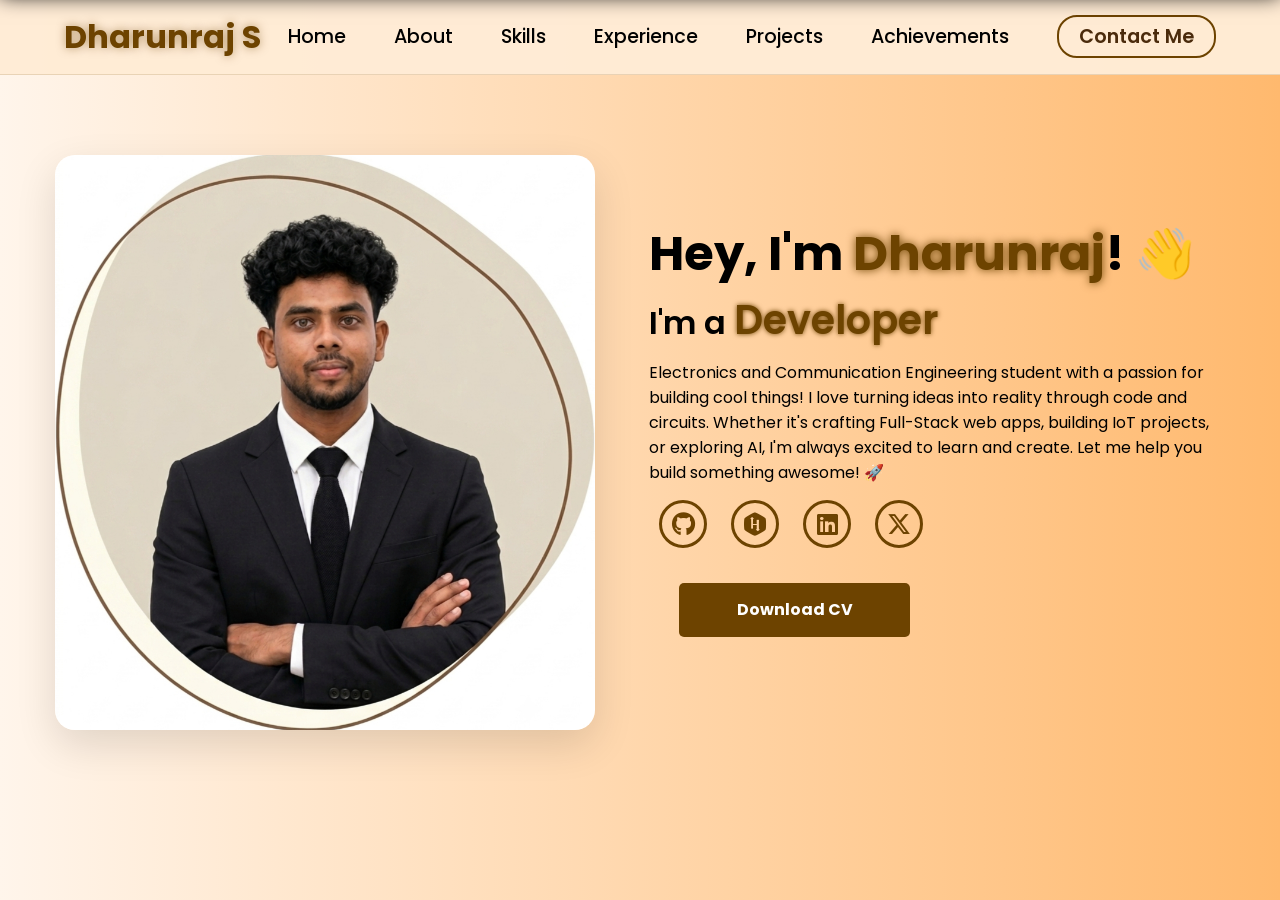
<file: portfolio/index.html>
<!DOCTYPE html>
<html lang="en">

<head>
    <meta charset="UTF-8">
    <meta name="viewport" content="width=device-width, initial-scale=1.0">
    <link rel="stylesheet" href="https://cdnjs.cloudflare.com/ajax/libs/font-awesome/6.7.1/css/all.min.css">
    <title>My Portfolio</title>
    <link rel="stylesheet" href="style.css">
    <link rel="stylesheet" href="https://unpkg.com/aos@next/dist/aos.css" />
</head>

<body>
    <nav>
        <div class="nav-container">
            <div class="logo" data-aos="zoom-in" data-aos-duration="1000">
                <span>Dharunraj S</span>
            </div>
            <div class="links">
                <div class="link" data-aos="fade-up" data-aos-duration="1000" data-aos-delay="100"><a href="index.html">Home</a></div>
                <div class="link" data-aos="fade-up" data-aos-duration="1000" data-aos-delay="200"><a href="about.html">About</a></div>
                <div class="link" data-aos="fade-up" data-aos-duration="1000" data-aos-delay="300"><a href="skills.html">Skills</a></div>
                <div class="link" data-aos="fade-up" data-aos-duration="1000" data-aos-delay="300"><a href="experience.html">Experience</a></div>
                <div class="link" data-aos="fade-up" data-aos-duration="1000" data-aos-delay="400"><a href="projects.html">Projects</a></div>
                <div class="link" data-aos="fade-up" data-aos-duration="1000" data-aos-delay="500"><a href="achievements.html">Achievements</a></div>
                <div class="link contact-btn" data-aos="fade-up" data-aos-duration="1000" data-aos-delay="600"><a href="contact.html">Contact Me</a></div>
            </div>
            <i class="fa-solid fa-bars hamburg" onclick="hamburg()"></i>
        </div>
        <div class="dropdown">
            <div class="links">
                <a href="index.html">Home</a>
                <a href="about.html">About</a>
                <a href="skills.html">Skills</a>
                <a href="experience.html">Experience</a>
                <a href="projects.html">Projects</a>
                <a href="achievements.html">Achievements</a>
                <a href="">Services</a>
                <a href="">Blogs</a>
                <a href="contact.html">Contact Me</a>
                <i class="fa-solid fa-xmark cancel" onclick="cancel()"></i>
            </div>
        </div>
    </nav>
    <section>
        <div class="main-container">
            <div class="image" data-aos="zoom-in-right" data-aos-duration="2500">
                <img src="Home Pro Pic.jpg" alt="Photo of Dharunraj">
            </div>
            <div class="content">
                <h1 data-aos="fade-left" data-aos-duration="1000" data-aos-delay="800">Hey, I'm <span>Dharunraj</span>! 👋</h1>
                <div class="typewriter" data-aos="fade-right" data-aos-duration="1000" data-aos-delay="900">I'm a <span></span></div>
                <p data-aos="flip-up" data-aos-duration="1000" data-aos-delay="1000">Electronics and Communication Engineering student with a passion for building cool things! I love turning ideas into reality through code and circuits. Whether it's crafting Full-Stack web apps, building IoT projects, or exploring AI,
                    I'm always excited to learn and create. Let me help you build something awesome! 🚀</p>
                <div class="social-links" data-aos="flip-down" data-aos-duration="1000" data-aos-delay="1200">
                    <a href="https://github.com/Dharun1221"><i class="fa-brands fa-github"></i></a>
                    <a href="https://www.hackerrank.com/profile/dharun_caf"><i class="fa-brands fa-hackerrank"></i></a>
                    <a href="https://www.linkedin.com/in/dharunraj1221/"><i class="fa-brands fa-linkedin"></i></a>
                    <a href="https://x.com/DharunRaj32569"><i class="fa-brands fa-x-twitter"></i></a>
                </div>
                <div class="btn" data-aos="zoom-out-left" data-aos-duration="1000" data-aos-delay="1300">
                    <a href="https://drive.google.com/drive/folders/1QKmg7MbTI_C8XIpgb6xhYvDgjZt4eSK4" target="_blank" rel="noopener noreferrer">
                        <button>Download CV</button>
                    </a>
                </div>
            </div>
        </div>
    </section>
    <script src="https://unpkg.com/aos@next/dist/aos.js"></script>
    <script>
        AOS.init({
            offset: 0
        });
    </script>
    <script>
        function hamburg() {
            const navbar = document.querySelector(".dropdown")
            navbar.style.transform = "translateY(0px)"
        }

        function cancel() {
            const navbar = document.querySelector(".dropdown")
            navbar.style.transform = "translateY(-500px)"
        }
    </script>
</body>

</html>
</file>
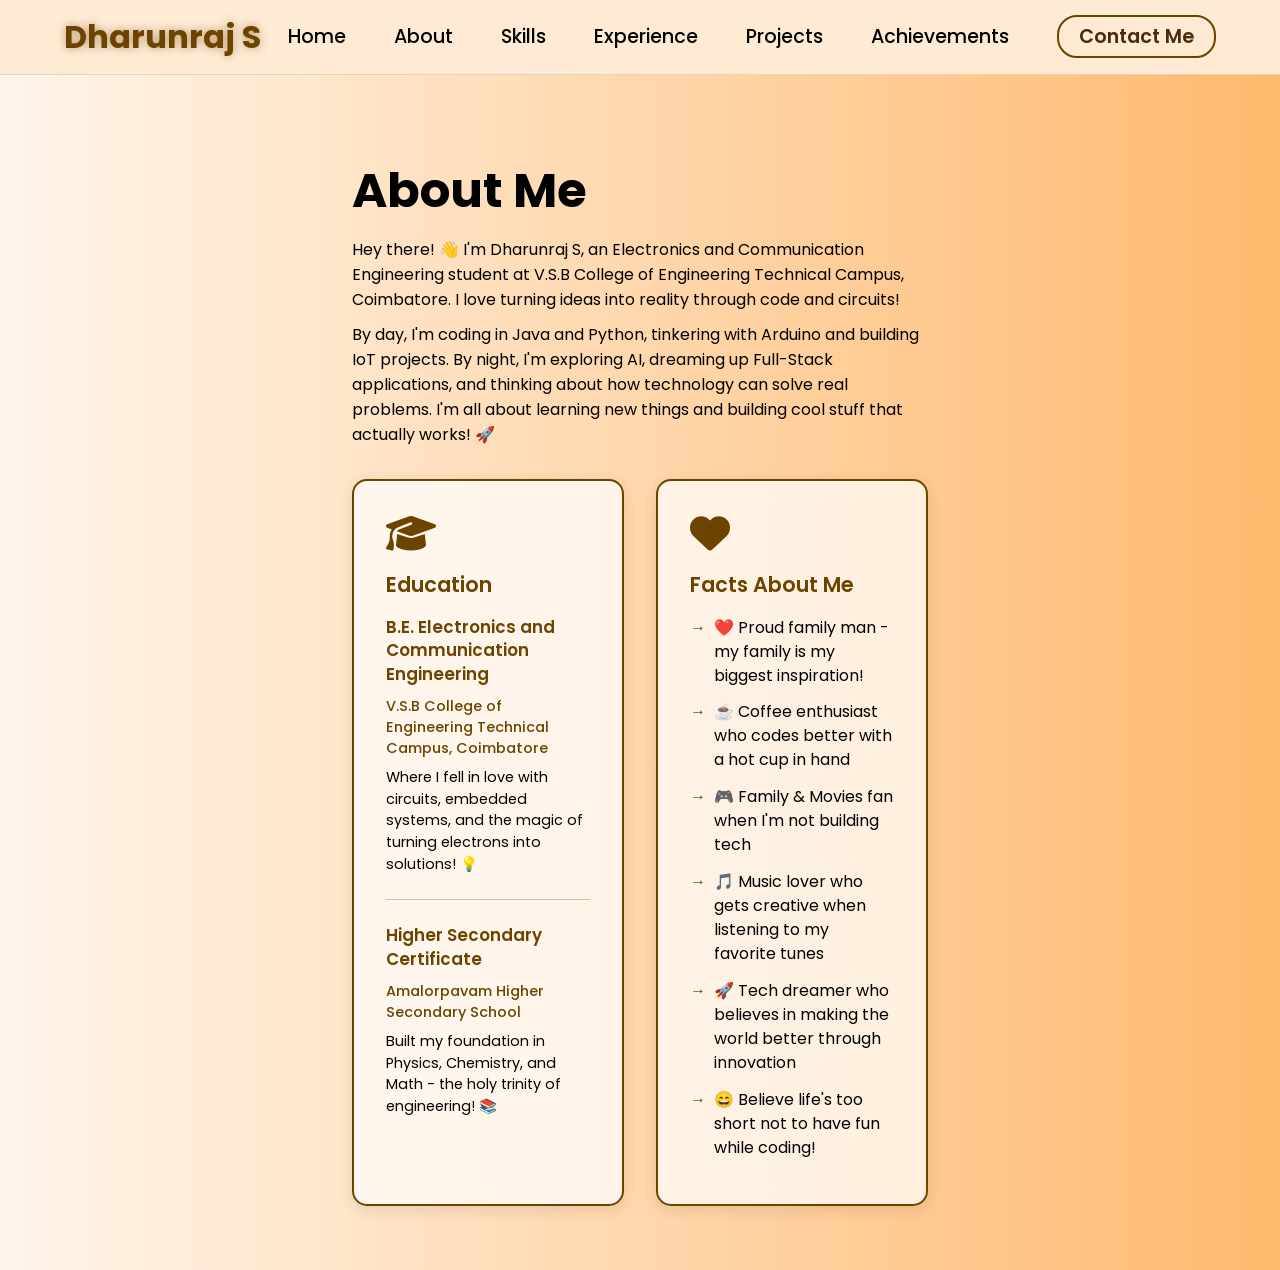
<file: portfolio/about.html>
<!DOCTYPE html>
<html lang="en">
<head>
    <meta charset="UTF-8">
    <meta name="viewport" content="width=device-width, initial-scale=1.0">
    <link rel="stylesheet" href="https://cdnjs.cloudflare.com/ajax/libs/font-awesome/6.7.1/css/all.min.css">
    <title>About - Dharunraj</title>
    <link rel="stylesheet" href="style.css">
    <link rel="stylesheet" href="https://unpkg.com/aos@next/dist/aos.css" />
</head>
<body>
    <nav>
        <div class="nav-container">
            <div class="logo" data-aos="zoom-in" data-aos-duration="1000">
                <span>Dharunraj S</span>
            </div>
            <div class="links">
                <div class="link"><a href="index.html">Home</a></div>
                <div class="link"><a href="about.html">About</a></div>
                <div class="link"><a href="skills.html">Skills</a></div>
                <div class="link"><a href="experience.html">Experience</a></div>
                <div class="link"><a href="projects.html">Projects</a></div>
                <div class="link"><a href="achievements.html">Achievements</a></div>
                <div class="link contact-btn"><a href="contact.html">Contact Me</a></div>
            </div>
        </div>
    </nav>
    <section>
        <div class="main-container">
            <div class="content">
                <h1 data-aos="fade-left" data-aos-duration="1000">About Me</h1>
                <p data-aos="flip-up" data-aos-duration="1000">Hey there! 👋 I'm Dharunraj S, an Electronics and Communication Engineering student at V.S.B College of Engineering Technical Campus, Coimbatore. I love turning ideas into reality through code and circuits!</p>
                <p data-aos="fade-up" data-aos-duration="1000">By day, I'm coding in Java and Python, tinkering with Arduino and building IoT projects. By night, I'm exploring AI, dreaming up Full-Stack applications, and thinking about how technology can solve real problems. I'm all about learning new things and building cool stuff that actually works! 🚀</p>
                
                <div class="content-grid" data-aos="fade-right" data-aos-duration="1000">
                    <div class="content-card">
                        <i class="fa-solid fa-graduation-cap"></i>
                        <h2>Education</h2>
                        <div class="education-item">
                            <h3>B.E. Electronics and Communication Engineering</h3>
                            <p class="institution">V.S.B College of Engineering Technical Campus, Coimbatore</p>
                            <p class="details">Where I fell in love with circuits, embedded systems, and the magic of turning electrons into solutions! 💡</p>
                        </div>
                        <div class="education-item">
                            <h3>Higher Secondary Certificate</h3>
                            <p class="institution">Amalorpavam Higher Secondary School</p>
                            <p class="details">Built my foundation in Physics, Chemistry, and Math - the holy trinity of engineering! 📚</p>
                        </div>
                    </div>
                    <div class="content-card">
                        <i class="fa-solid fa-heart"></i>
                        <h2>Facts About Me</h2>
                        <ul>
                            <li>❤️ Proud family man - my family is my biggest inspiration!</li>
                            <li>☕ Coffee enthusiast who codes better with a hot cup in hand</li>
                            <li>🎮 Family & Movies fan when I'm not building tech</li>
                            <li>🎵 Music lover who gets creative when listening to my favorite tunes</li>
                            <li>🚀 Tech dreamer who believes in making the world better through innovation</li>
                            <li>😄 Believe life's too short not to have fun while coding!</li>
                        </ul>
                    </div>
                </div>
            </div>
        </div>
    </section>
    <script src="https://unpkg.com/aos@next/dist/aos.js"></script>
    <script>AOS.init({offset:0});</script>
</body>
</html>
</file>
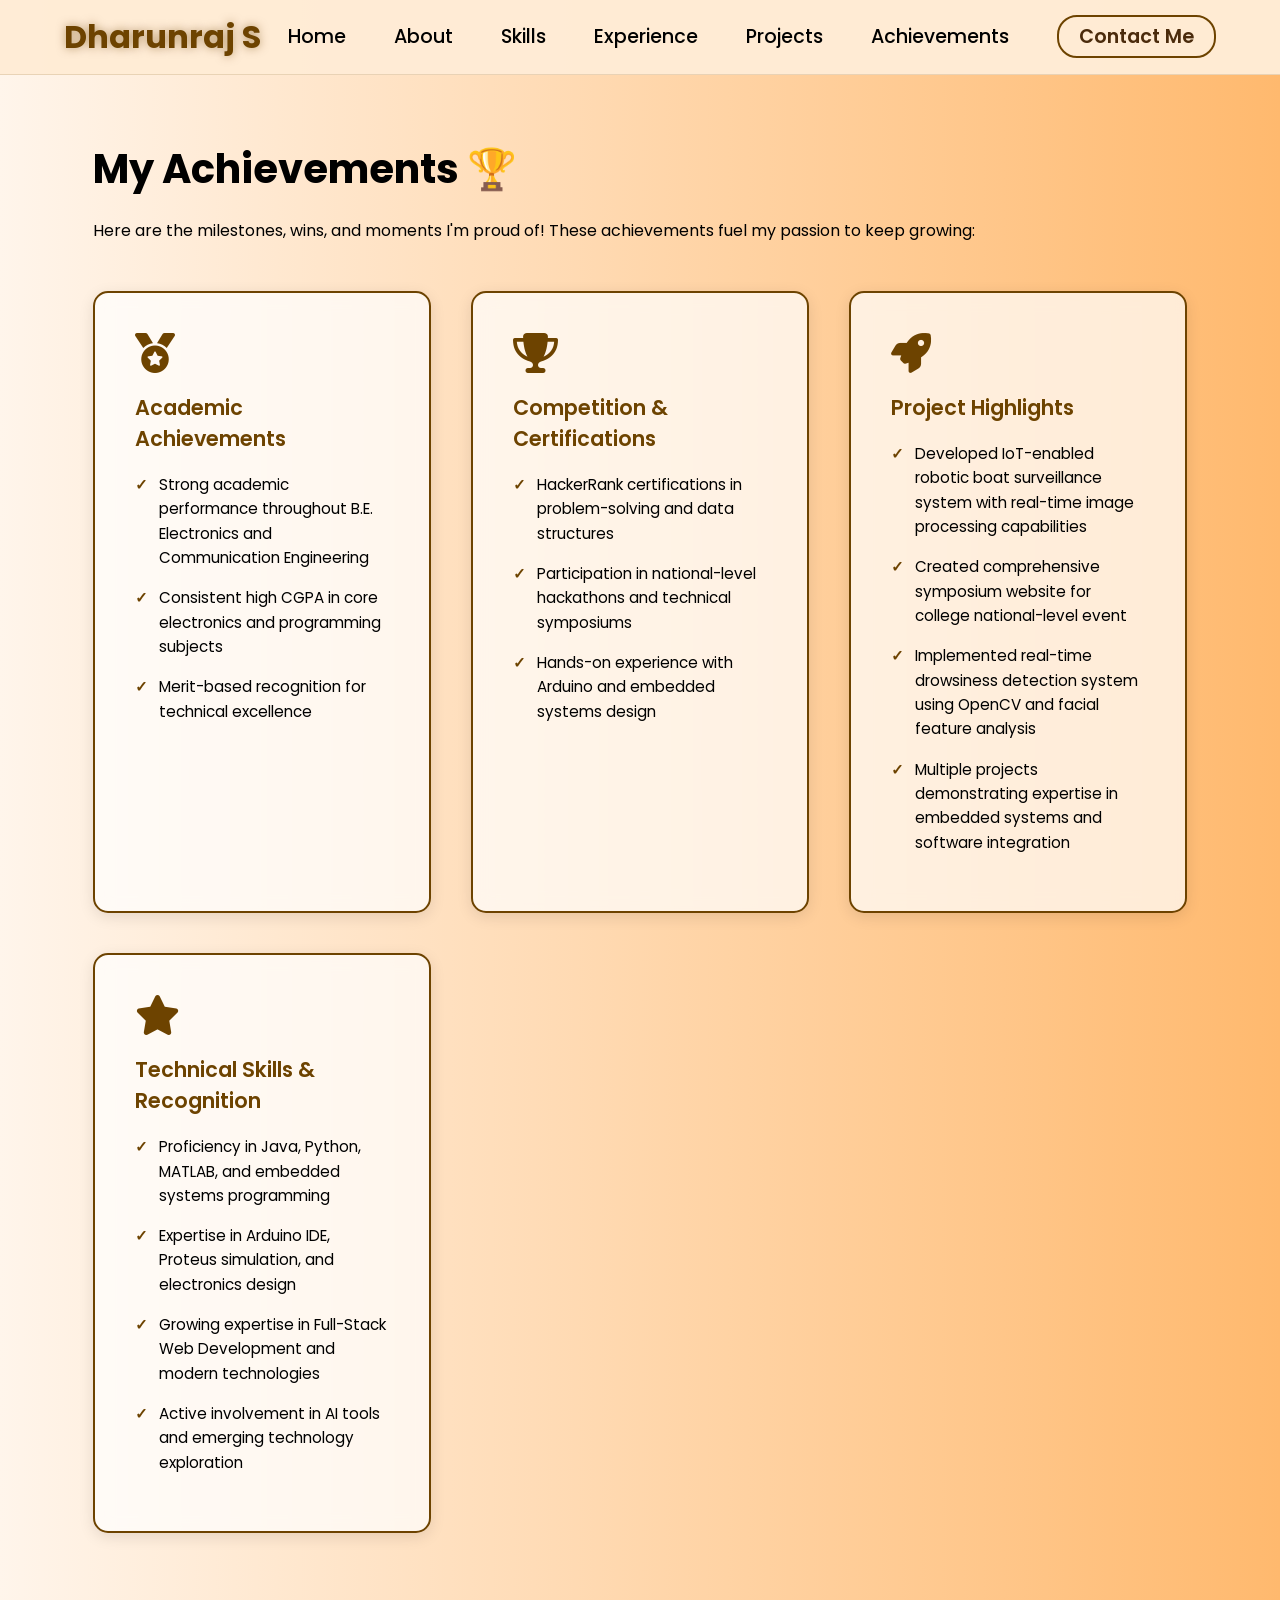
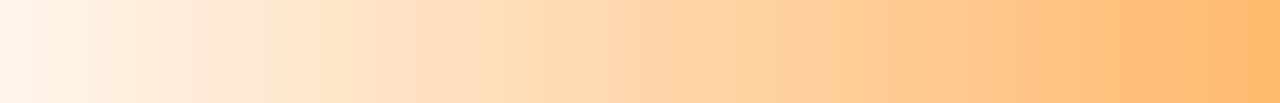
<file: portfolio/achievements.html>
<!DOCTYPE html>
<html lang="en">

<head>
    <meta charset="UTF-8">
    <meta name="viewport" content="width=device-width, initial-scale=1.0">
    <link rel="stylesheet" href="https://cdnjs.cloudflare.com/ajax/libs/font-awesome/6.7.1/css/all.min.css">
    <title>Achievements - Dharunraj</title>
    <link rel="stylesheet" href="style.css">
    <link rel="stylesheet" href="https://unpkg.com/aos@next/dist/aos.css" />
</head>

<body>
    <nav>
        <div class="nav-container">
            <div class="logo" data-aos="zoom-in" data-aos-duration="1000">
                <span>Dharunraj S</span>
            </div>
            <div class="links">
                <div class="link"><a href="index.html">Home</a></div>
                <div class="link"><a href="about.html">About</a></div>
                <div class="link"><a href="skills.html">Skills</a></div>
                <div class="link"><a href="experience.html">Experience</a></div>
                <div class="link"><a href="projects.html">Projects</a></div>
                <div class="link"><a href="achievements.html">Achievements</a></div>
                <div class="link contact-btn"><a href="contact.html">Contact Me</a></div>
            </div>
        </div>
    </nav>
    <section class="content-section">
        <div class="main-container content-centered">
            <div class="content">
                <h1 data-aos="fade-left" data-aos-duration="1000">My Achievements 🏆</h1>
                <p data-aos="flip-up" data-aos-duration="1000">Here are the milestones, wins, and moments I'm proud of! These achievements fuel my passion to keep growing:</p>

                <div class="achievements-grid" data-aos="fade-right" data-aos-duration="1000">
                    <div class="achievement-card">
                        <i class="fa-solid fa-medal"></i>
                        <h2>Academic Achievements</h2>
                        <ul>
                            <li>Strong academic performance throughout B.E. Electronics and Communication Engineering</li>
                            <li>Consistent high CGPA in core electronics and programming subjects</li>
                            <li>Merit-based recognition for technical excellence</li>
                        </ul>
                    </div>
                    <div class="achievement-card">
                        <i class="fa-solid fa-trophy"></i>
                        <h2>Competition & Certifications</h2>
                        <ul>
                            <li>HackerRank certifications in problem-solving and data structures</li>
                            <li>Participation in national-level hackathons and technical symposiums</li>
                            <li>Hands-on experience with Arduino and embedded systems design</li>
                        </ul>
                    </div>
                    <div class="achievement-card">
                        <i class="fa-solid fa-rocket"></i>
                        <h2>Project Highlights</h2>
                        <ul>
                            <li>Developed IoT-enabled robotic boat surveillance system with real-time image processing capabilities</li>
                            <li>Created comprehensive symposium website for college national-level event</li>
                            <li>Implemented real-time drowsiness detection system using OpenCV and facial feature analysis</li>
                            <li>Multiple projects demonstrating expertise in embedded systems and software integration</li>
                        </ul>
                    </div>
                    <div class="achievement-card">
                        <i class="fa-solid fa-star"></i>
                        <h2>Technical Skills & Recognition</h2>
                        <ul>
                            <li>Proficiency in Java, Python, MATLAB, and embedded systems programming</li>
                            <li>Expertise in Arduino IDE, Proteus simulation, and electronics design</li>
                            <li>Growing expertise in Full-Stack Web Development and modern technologies</li>
                            <li>Active involvement in AI tools and emerging technology exploration</li>
                        </ul>
                    </div>
                </div>

                <div class="social-links" data-aos="flip-down" data-aos-duration="1000">
                    <a href="https://github.com/Dharun1221"><i class="fa-brands fa-github"></i></a>
                    <a href="https://www.hackerrank.com/profile/dharun_caf"><i class="fa-brands fa-hackerrank"></i></a>
                    <a href="https://www.linkedin.com/in/dharunraj1221/"><i class="fa-brands fa-linkedin"></i></a>
                    <a href="https://x.com/DharunRaj32569"><i class="fa-brands fa-x-twitter"></i></a>
                </div>
            </div>
        </div>
    </section>
    <script src="https://unpkg.com/aos@next/dist/aos.js"></script>
    <script>
        AOS.init({
            offset: 0
        });
    </script>
</body>

</html>
</file>
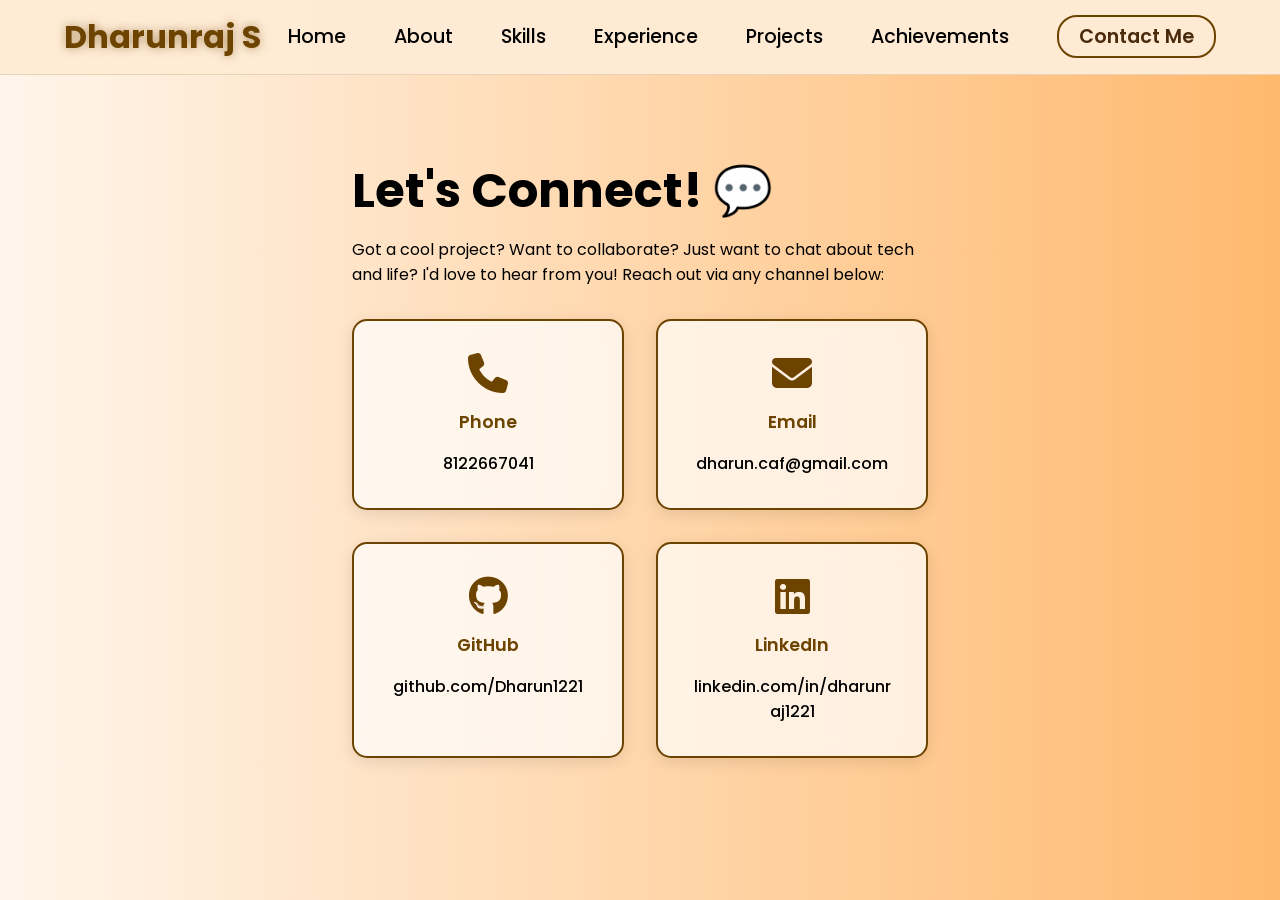
<file: portfolio/contact.html>
<!DOCTYPE html>
<html lang="en">
<head>
    <meta charset="UTF-8">
    <meta name="viewport" content="width=device-width, initial-scale=1.0">
    <link rel="stylesheet" href="https://cdnjs.cloudflare.com/ajax/libs/font-awesome/6.7.1/css/all.min.css">
    <title>Contact - Dharunraj</title>
    <link rel="stylesheet" href="style.css">
    <link rel="stylesheet" href="https://unpkg.com/aos@next/dist/aos.css" />
</head>
<body>
    <nav>
        <div class="nav-container">
            <div class="logo" data-aos="zoom-in" data-aos-duration="1000">
                <span>Dharunraj S</span>
            </div>
            <div class="links">
                <div class="link"><a href="index.html">Home</a></div>
                <div class="link"><a href="about.html">About</a></div>
                <div class="link"><a href="skills.html">Skills</a></div>
                <div class="link"><a href="experience.html">Experience</a></div>
                <div class="link"><a href="projects.html">Projects</a></div>
                <div class="link"><a href="achievements.html">Achievements</a></div>
                <div class="link contact-btn"><a href="contact.html">Contact Me</a></div>
            </div>
        </div>
    </nav>
    <section>
        <div class="main-container">
            <div class="content">
                <h1 data-aos="fade-left" data-aos-duration="1000">Let's Connect! 💬</h1>
                <p data-aos="flip-up" data-aos-duration="1000">Got a cool project? Want to collaborate? Just want to chat about tech and life? I'd love to hear from you! Reach out via any channel below:</p>
                
                <div class="contact-grid" data-aos="fade-right" data-aos-duration="1000">
                    <div class="contact-card">
                        <i class="fa-solid fa-phone"></i>
                        <h3>Phone</h3>
                        <a href="tel:8122667041">8122667041</a>
                    </div>
                    <div class="contact-card">
                        <i class="fa-solid fa-envelope"></i>
                        <h3>Email</h3>
                        <a href="mailto:dharun.caf@gmail.com">dharun.caf@gmail.com</a>
                    </div>
                    <div class="contact-card">
                        <i class="fa-brands fa-github"></i>
                        <h3>GitHub</h3>
                        <a href="https://github.com/Dharun1221">github.com/Dharun1221</a>
                    </div>
                    <div class="contact-card">
                        <i class="fa-brands fa-linkedin"></i>
                        <h3>LinkedIn</h3>
                        <a href="https://www.linkedin.com/in/dharunraj1221/">linkedin.com/in/dharunraj1221</a>
                    </div>
                </div>
            </div>
        </div>
    </section>
    <script src="https://unpkg.com/aos@next/dist/aos.js"></script>
    <script>AOS.init({offset:0});</script>
</body>
</html>
</file>
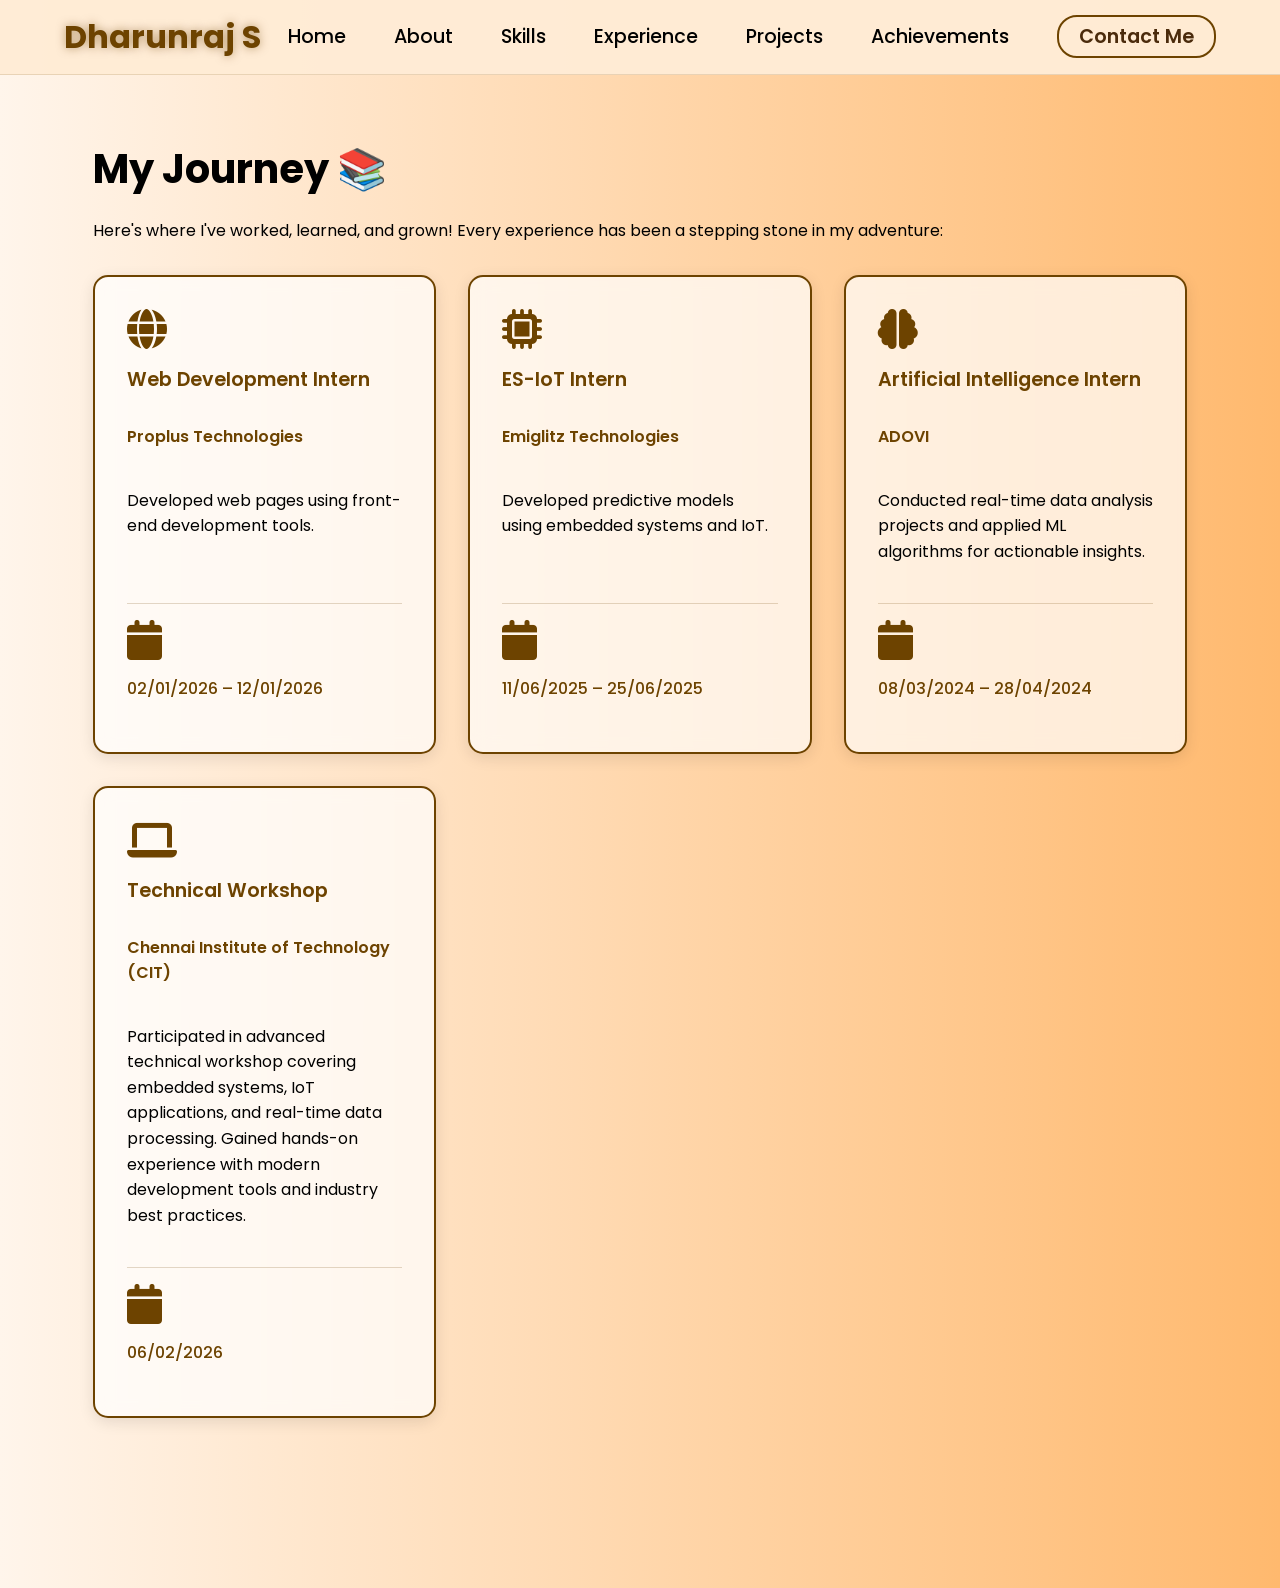
<file: portfolio/experience.html>
<!DOCTYPE html>
<html lang="en">

<head>
    <meta charset="UTF-8">
    <meta name="viewport" content="width=device-width, initial-scale=1.0">
    <link rel="stylesheet" href="https://cdnjs.cloudflare.com/ajax/libs/font-awesome/6.7.1/css/all.min.css">
    <title>Experience - Dharunraj</title>
    <link rel="stylesheet" href="style.css">
    <link rel="stylesheet" href="https://unpkg.com/aos@next/dist/aos.css" />
</head>

<body>
    <nav>
        <div class="nav-container">
            <div class="logo" data-aos="zoom-in" data-aos-duration="1000">
                <span>Dharunraj S</span>
            </div>
            <div class="links">
                <div class="link"><a href="index.html">Home</a></div>
                <div class="link"><a href="about.html">About</a></div>
                <div class="link"><a href="skills.html">Skills</a></div>
                <div class="link"><a href="experience.html">Experience</a></div>
                <div class="link"><a href="projects.html">Projects</a></div>
                <div class="link"><a href="achievements.html">Achievements</a></div>
                <div class="link contact-btn"><a href="contact.html">Contact Me</a></div>
            </div>
        </div>
    </nav>
    <section class="content-section">
        <div class="main-container content-centered">
            <div class="content">
                <h1 data-aos="fade-left" data-aos-duration="1000">My Journey 📚</h1>
                <p data-aos="flip-up" data-aos-duration="1000">Here's where I've worked, learned, and grown! Every experience has been a stepping stone in my adventure:</p>

                <div class="experience-grid" data-aos="fade-right" data-aos-duration="1000">
                    <div class="experience-card">
                        <i class="fa-solid fa-globe"></i>
                        <h2>Web Development Intern</h2>
                        <p class="company">Proplus Technologies</p>
                        <p class="description">Developed web pages using front-end development tools.</p>
                        <p class="date"><i class="fa-solid fa-calendar"></i> 02/01/2026 – 12/01/2026</p>
                    </div>
                    <div class="experience-card">
                        <i class="fa-solid fa-microchip"></i>
                        <h2>ES-IoT Intern</h2>
                        <p class="company">Emiglitz Technologies</p>
                        <p class="description">Developed predictive models using embedded systems and IoT.</p>
                        <p class="date"><i class="fa-solid fa-calendar"></i> 11/06/2025 – 25/06/2025</p>
                    </div>
                    <div class="experience-card">
                        <i class="fa-solid fa-brain"></i>
                        <h2>Artificial Intelligence Intern</h2>
                        <p class="company">ADOVI</p>
                        <p class="description">Conducted real-time data analysis projects and applied ML algorithms for actionable insights.</p>
                        <p class="date"><i class="fa-solid fa-calendar"></i> 08/03/2024 – 28/04/2024</p>
                    </div>
                    <div class="experience-card">
                        <i class="fa-solid fa-laptop"></i>
                        <h2>Technical Workshop</h2>
                        <p class="company">Chennai Institute of Technology (CIT)</p>
                        <p class="description">Participated in advanced technical workshop covering embedded systems, IoT applications, and real-time data processing. Gained hands-on experience with modern development tools and industry best practices.</p>
                        <p class="date"><i class="fa-solid fa-calendar"></i> 06/02/2026</p>
                    </div>
                </div>

                <div class="social-links" data-aos="flip-down" data-aos-duration="1000">
                    <a href="https://github.com/Dharun1221"><i class="fa-brands fa-github"></i></a>
                    <a href="https://www.hackerrank.com/profile/dharun_caf"><i class="fa-brands fa-hackerrank"></i></a>
                    <a href="https://www.linkedin.com/in/dharunraj1221/"><i class="fa-brands fa-linkedin"></i></a>
                    <a href="https://x.com/DharunRaj32569"><i class="fa-brands fa-x-twitter"></i></a>
                </div>
            </div>
        </div>
    </section>
    <script src="https://unpkg.com/aos@next/dist/aos.js"></script>
    <script>
        AOS.init({
            offset: 0
        });
    </script>
</body>

</html>
</file>
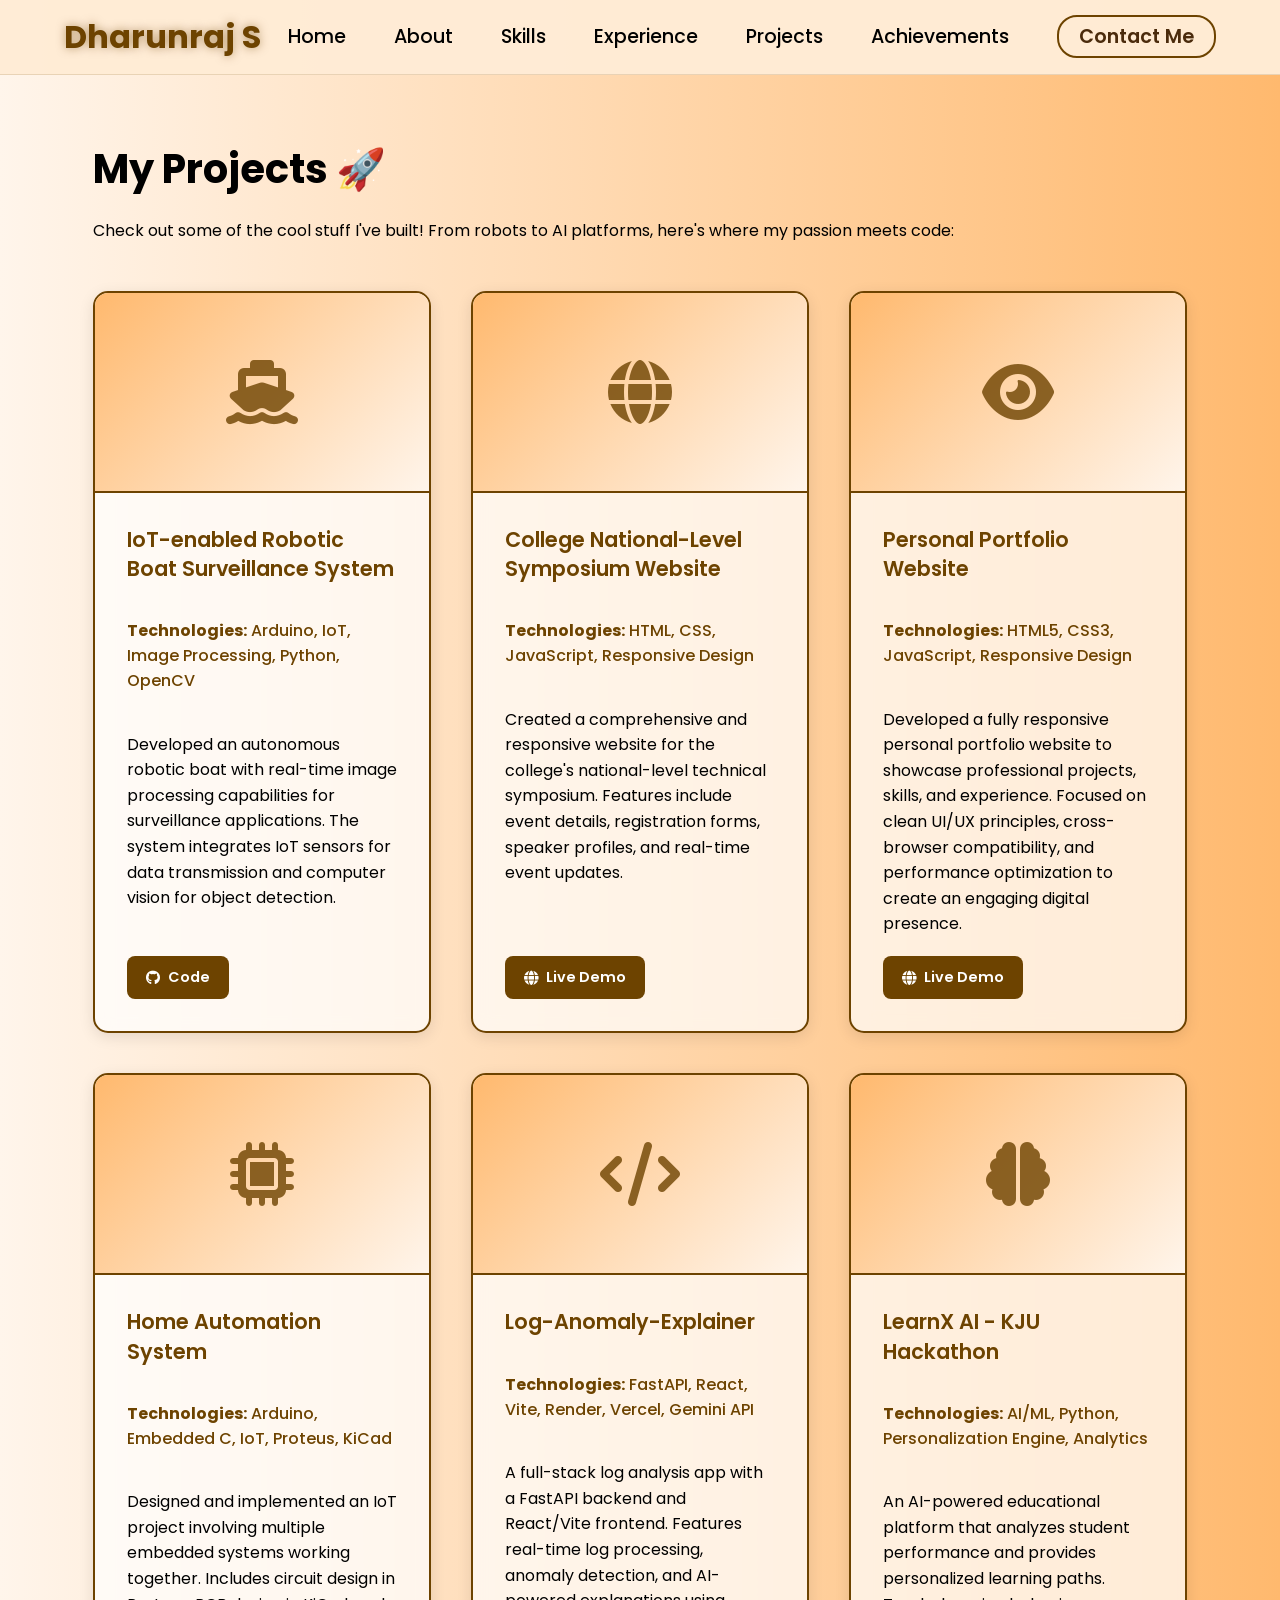
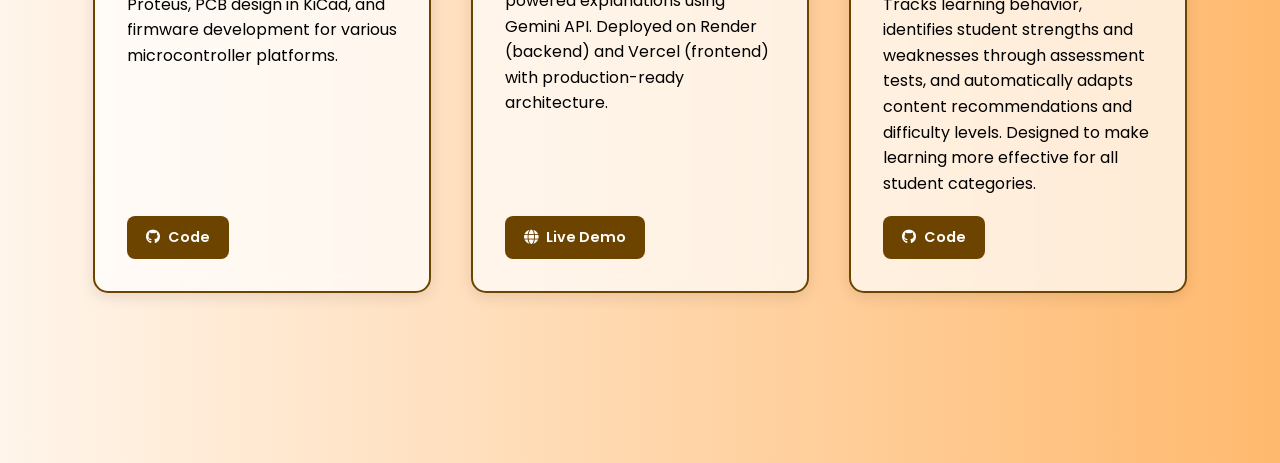
<file: portfolio/projects.html>
<!DOCTYPE html>
<html lang="en">

<head>
    <meta charset="UTF-8">
    <meta name="viewport" content="width=device-width, initial-scale=1.0">
    <link rel="stylesheet" href="https://cdnjs.cloudflare.com/ajax/libs/font-awesome/6.7.1/css/all.min.css">
    <title>Projects - Dharunraj</title>
    <link rel="stylesheet" href="style.css">
    <link rel="stylesheet" href="https://unpkg.com/aos@next/dist/aos.css" />
</head>

<body>
    <nav>
        <div class="nav-container">
            <div class="logo" data-aos="zoom-in" data-aos-duration="1000">
                <span>Dharunraj S</span>
            </div>
            <div class="links">
                <div class="link"><a href="index.html">Home</a></div>
                <div class="link"><a href="about.html">About</a></div>
                <div class="link"><a href="skills.html">Skills</a></div>
                <div class="link"><a href="experience.html">Experience</a></div>
                <div class="link"><a href="projects.html">Projects</a></div>
                <div class="link"><a href="achievements.html">Achievements</a></div>
                <div class="link contact-btn"><a href="contact.html">Contact Me</a></div>
            </div>
        </div>
    </nav>
    <section class="content-section">
        <div class="main-container content-centered">
            <div class="content">
                <h1 data-aos="fade-left" data-aos-duration="1000">My Projects 🚀</h1>
                <p data-aos="flip-up" data-aos-duration="1000">Check out some of the cool stuff I've built! From robots to AI platforms, here's where my passion meets code:</p>

                <div class="projects-grid" data-aos="fade-right" data-aos-duration="1000">
                    <div class="project-card">
                        <div class="project-image">
                            <i class="fa-solid fa-ship"></i>
                        </div>
                        <div class="project-content">
                            <h2>IoT-enabled Robotic Boat Surveillance System</h2>
                            <p class="tech-stack"><strong>Technologies:</strong> Arduino, IoT, Image Processing, Python, OpenCV</p>
                            <p class="description">Developed an autonomous robotic boat with real-time image processing capabilities for surveillance applications. The system integrates IoT sensors for data transmission and computer vision for object detection.</p>
                            <div class="project-links">
                                <a href="https://github.com/Dharun1221" target="_blank"><i class="fa-brands fa-github"></i> Code</a>
                            </div>
                        </div>
                    </div>

                    <div class="project-card">
                        <div class="project-image">
                            <i class="fa-solid fa-globe"></i>
                        </div>
                        <div class="project-content">
                            <h2>College National-Level Symposium Website</h2>
                            <p class="tech-stack"><strong>Technologies:</strong> HTML, CSS, JavaScript, Responsive Design</p>
                            <p class="description">Created a comprehensive and responsive website for the college's national-level technical symposium. Features include event details, registration forms, speaker profiles, and real-time event updates.</p>
                            <div class="project-links">
                                <a href="https://futuronix-h2ed.vercel.app/" target="_blank"><i class="fa-solid fa-globe"></i> Live Demo</a>
                            </div>
                        </div>
                    </div>

                    <div class="project-card">
                        <div class="project-image">
                            <i class="fa-solid fa-eye"></i>
                        </div>
                        <div class="project-content">
                            <h2>Personal Portfolio Website</h2>
                            <p class="tech-stack"><strong>Technologies:</strong> HTML5, CSS3, JavaScript, Responsive Design</p>
                            <p class="description">Developed a fully responsive personal portfolio website to showcase professional projects, skills, and experience. Focused on clean UI/UX principles, cross-browser compatibility, and performance optimization to create an engaging
                                digital presence.</p>
                            <div class="project-links">
                                <a href="https://portfolio-2-3b6o.onrender.com" target="_blank"><i class="fa-solid fa-globe"></i>Live Demo</a>
                            </div>
                        </div>
                    </div>

                    <div class="project-card">
                        <div class="project-image">
                            <i class="fa-solid fa-microchip"></i>
                        </div>
                        <div class="project-content">
                            <h2>Home Automation System</h2>
                            <p class="tech-stack"><strong>Technologies:</strong> Arduino, Embedded C, IoT, Proteus, KiCad</p>
                            <p class="description">Designed and implemented an IoT project involving multiple embedded systems working together. Includes circuit design in Proteus, PCB design in KiCad, and firmware development for various microcontroller platforms.</p>
                            <div class="project-links">
                                <a href="https://github.com/Dharun1221" target="_blank"><i class="fa-brands fa-github"></i> Code</a>
                            </div>
                        </div>
                    </div>

                    <div class="project-card">
                        <div class="project-image">
                            <i class="fa-solid fa-code"></i>
                        </div>
                        <div class="project-content">
                            <h2>Log-Anomaly-Explainer</h2>
                            <p class="tech-stack"><strong>Technologies:</strong> FastAPI, React, Vite, Render, Vercel, Gemini API</p>
                            <p class="description">A full-stack log analysis app with a FastAPI backend and React/Vite frontend. Features real-time log processing, anomaly detection, and AI-powered explanations using Gemini API. Deployed on Render (backend) and Vercel (frontend)
                                with production-ready architecture.</p>
                            <div class="project-links">
                                <a href="https://log-anomaly-explainer-9brm.onrender.com/" target="_blank"><i class="fa-solid fa-globe"></i> Live Demo</a>
                            </div>
                        </div>
                    </div>

                    <div class="project-card">
                        <div class="project-image">
                            <i class="fa-solid fa-brain"></i>
                        </div>
                        <div class="project-content">
                            <h2>LearnX AI - KJU Hackathon</h2>
                            <p class="tech-stack"><strong>Technologies:</strong> AI/ML, Python, Personalization Engine, Analytics</p>
                            <p class="description">An AI-powered educational platform that analyzes student performance and provides personalized learning paths. Tracks learning behavior, identifies student strengths and weaknesses through assessment tests, and automatically
                                adapts content recommendations and difficulty levels. Designed to make learning more effective for all student categories.</p>
                            <div class="project-links">
                                <a href="https://github.com/Dharun1221" target="_blank"><i class="fa-brands fa-github"></i> Code</a>
                            </div>
                        </div>
                    </div>
                </div>

                <div class="social-links" data-aos="flip-down" data-aos-duration="1000">
                    <a href="https://github.com/Dharun1221"><i class="fa-brands fa-github"></i></a>
                    <a href="https://www.hackerrank.com/profile/dharun_caf"><i class="fa-brands fa-hackerrank"></i></a>
                    <a href="https://www.linkedin.com/in/dharunraj1221/"><i class="fa-brands fa-linkedin"></i></a>
                    <a href="https://x.com/DharunRaj32569"><i class="fa-brands fa-x-twitter"></i></a>
                </div>
            </div>
        </div>
    </section>
    <script src="https://unpkg.com/aos@next/dist/aos.js"></script>
    <script>
        AOS.init({
            offset: 0
        });
    </script>
</body>

</html>
</file>
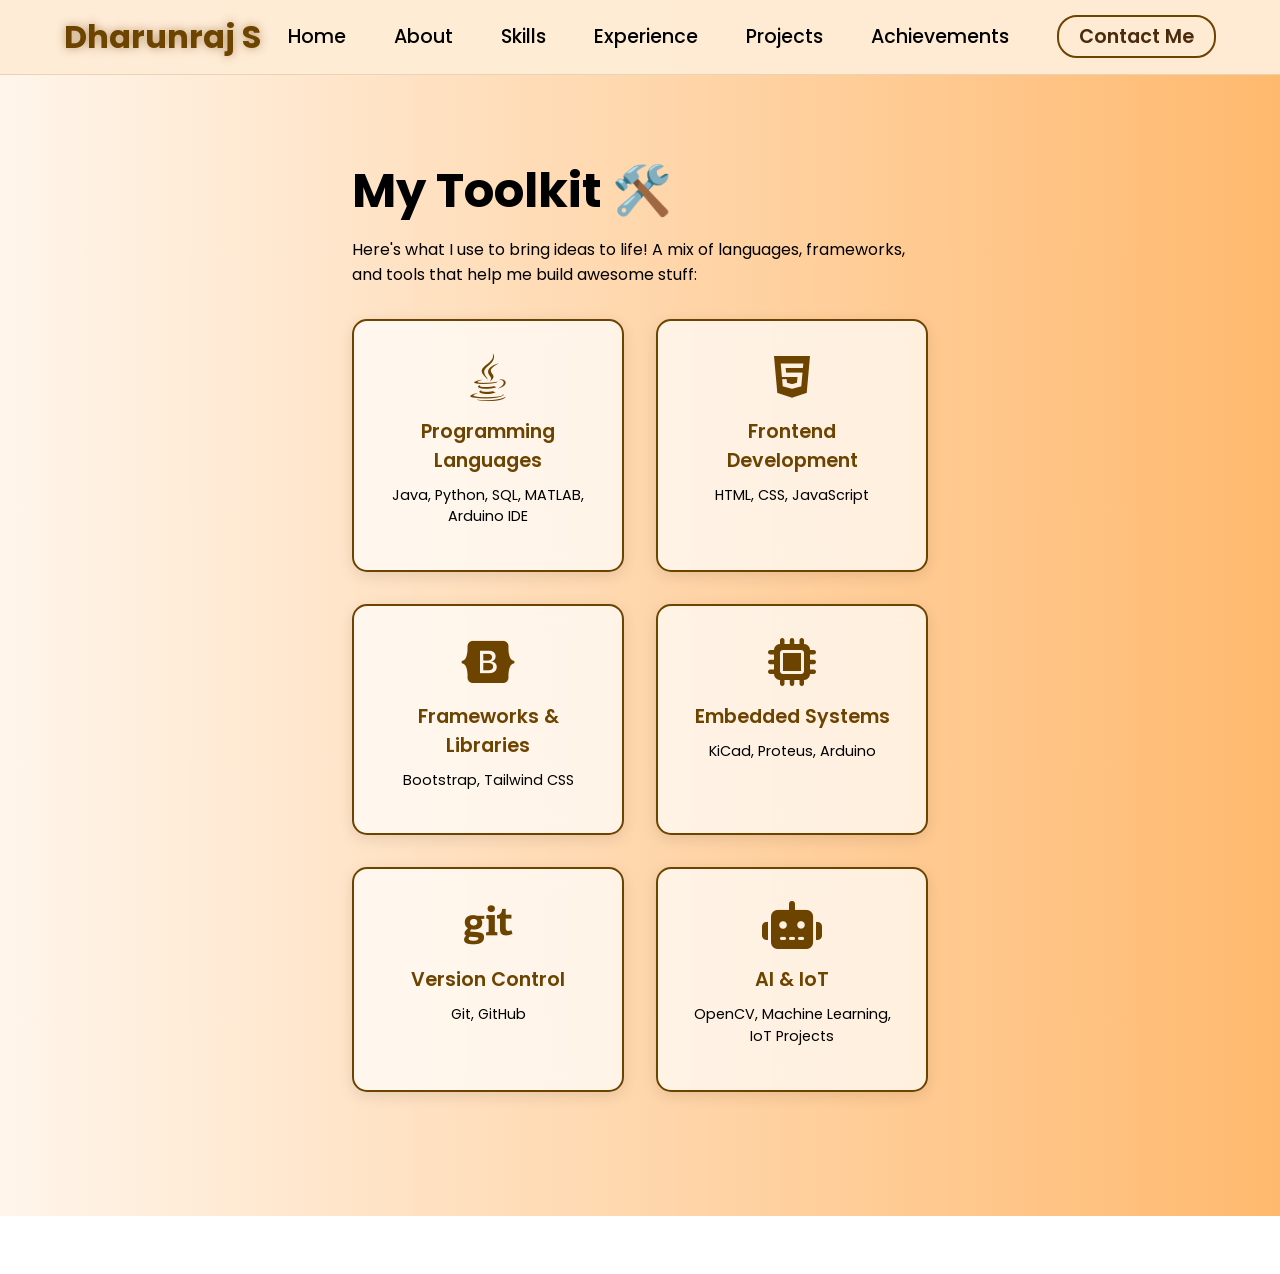
<file: portfolio/skills.html>
<!DOCTYPE html>
<html lang="en">
<head>
    <meta charset="UTF-8">
    <meta name="viewport" content="width=device-width, initial-scale=1.0">
    <link rel="stylesheet" href="https://cdnjs.cloudflare.com/ajax/libs/font-awesome/6.7.1/css/all.min.css">
    <title>Skills - Dharunraj</title>
    <link rel="stylesheet" href="style.css">
    <link rel="stylesheet" href="https://unpkg.com/aos@next/dist/aos.css" />
</head>
<body>
    <nav>
        <div class="nav-container">
            <div class="logo" data-aos="zoom-in" data-aos-duration="1000">
                <span>Dharunraj S</span>
            </div>
            <div class="links">
                <div class="link"><a href="index.html">Home</a></div>
                <div class="link"><a href="about.html">About</a></div>
                <div class="link"><a href="skills.html">Skills</a></div>
                <div class="link"><a href="experience.html">Experience</a></div>
                <div class="link"><a href="projects.html">Projects</a></div>
                <div class="link"><a href="achievements.html">Achievements</a></div>
                <div class="link contact-btn"><a href="contact.html">Contact Me</a></div>
            </div>
        </div>
    </nav>
    <section>
        <div class="main-container">
            <div class="content">
                <h1 data-aos="fade-left" data-aos-duration="1000">My Toolkit 🛠️</h1>
                <p data-aos="flip-up" data-aos-duration="1000">Here's what I use to bring ideas to life! A mix of languages, frameworks, and tools that help me build awesome stuff:</p>
                
                <div class="skills-grid" data-aos="fade-right" data-aos-duration="1000">
                    <div class="skill-card">
                        <i class="fa-brands fa-java"></i>
                        <h3>Programming Languages</h3>
                        <p>Java, Python, SQL, MATLAB, Arduino IDE</p>
                    </div>
                    <div class="skill-card">
                        <i class="fa-brands fa-html5"></i>
                        <h3>Frontend Development</h3>
                        <p>HTML, CSS, JavaScript</p>
                    </div>
                    <div class="skill-card">
                        <i class="fa-brands fa-bootstrap"></i>
                        <h3>Frameworks & Libraries</h3>
                        <p>Bootstrap, Tailwind CSS</p>
                    </div>
                    <div class="skill-card">
                        <i class="fa-solid fa-microchip"></i>
                        <h3>Embedded Systems</h3>
                        <p>KiCad, Proteus, Arduino</p>
                    </div>
                    <div class="skill-card">
                        <i class="fa-brands fa-git"></i>
                        <h3>Version Control</h3>
                        <p>Git, GitHub</p>
                    </div>
                    <div class="skill-card">
                        <i class="fa-solid fa-robot"></i>
                        <h3>AI & IoT</h3>
                        <p>OpenCV, Machine Learning, IoT Projects</p>
                    </div>
                </div>
                
                <p data-aos="fade-up" data-aos-duration="1000">I apply these skills in web development, embedded systems, IoT, and AI-driven projects.</p>
            </div>
        </div>
    </section>
    <script src="https://unpkg.com/aos@next/dist/aos.js"></script>
    <script>AOS.init({offset:0});</script>
</body>
</html>
</file>
<file: portfolio/style.css>
@import url('https://fonts.googleapis.com/css2?family=Poppins:wght@100;200;300;400;500;600&display=swap');

*{
    padding: 0;
    margin: 0;
    font-family: 'Poppins', sans-serif;
    box-sizing: border-box;
}

html{
    overflow-x: hidden;
}

body{
    width: 100%;
    min-height: 100vh;
    overflow-x: hidden;
    overflow-y: auto;
    background: linear-gradient(to right, rgb(255,245,235), rgb(255,185,110));
}

body:has(section.content-section) {
    height: auto;
}

nav{
    width: 100%;
    position: sticky;
    top: 0;
    z-index: 100;
    padding: 0.8rem 0;
    background: rgba(255, 236, 214, 0.98);
    border-bottom: 1px solid rgba(109, 67, 0, 0.15);
}

section{
    width: 100%;
    min-height: calc(100vh - 5rem);
    padding: 6rem 0 2rem;
}


.nav-container{
    width: 100%;
    max-width: 1200px;
    margin: 0 auto;
    padding: 0 1.5rem;
    height: 100%;
    display: flex;
    justify-content: space-between;
    align-items: center;
}

.logo{
    color: rgb(75, 43, 12);
    font-size: 2rem;
    font-weight: bolder;
}

.logo span{
    color: rgb(109,67, 0);
    text-shadow: 0 0 10px rgba(109,67, 0, 0.5);
}

.hamburg, .cancel{
    cursor: pointer;
    position: absolute;
    right: 15px;
    top: 10px;
    color: black;
    font-size: 2rem;
    display: none;
}

.nav-container .links {
    display: flex;
    gap: 3rem;
    align-items: center;
}

.nav-container .links a{
    position: relative;
    font-size: 1.2rem;
    color: black;
    text-decoration: none;
    font-weight: 500;
    transition: 0.3s linear;
}

.nav-container .links a::before{
    position: absolute;
    content: "";
    bottom: -3px;
    left: 0;
    width: 0%;
    height: 3px;
    background-color: rgb(109,67, 0);
    transition: 0.2s linear;
}

.nav-container .links a:hover::before{
    width: 100%;
}

.nav-container .contact-btn{
    background-color: transparent;
    padding: 5px 20px;
    border-radius: 20px;
    border: 2px solid rgb(109,67, 0);
    transition: 0.2s linear;
}

.nav-container .contact-btn a{
    color: rgb(75,43,12);
    font-weight: 600;
    transition: 0.3s linear;
}

.nav-container .contact-btn:hover, .nav-container .contact-btn:hover a{
    background-color: rgb(109,67, 0);
    color: #ffffff;
}

.nav-container .links a:hover{
    color: rgb(109,67, 0);
}

.dropdown{
    z-index: 100;
    position: absolute;
    top: 0;
    transform: translateY(-500px);
    width: 100%;
    height: auto;
    backdrop-filter: brightness(40%) blur(3px);
    box-shadow: 0 0 20px black;
    transition: 0.2s linear;
}

.dropdown .links a{
    color: white;
    display: flex;
    text-decoration: none;
    justify-content: center;
    padding: 15px 0;
    align-items: center;
    transition: 0.2s linear;
}

.dropdown .links a:hover{
    background-color: rgb(109,67, 0);
}

section{
    width: 100%;
    min-height: calc(100vh - 5rem);
    padding: 5rem 0 2rem;
}

section.content-section {
    height: auto;
    min-height: 100vh;
    padding: 2rem 0;
}

.main-container{
    width: 100%;
    height: 100%;
    display: flex;
    justify-content: space-evenly;
    align-items: center;
}

.main-container.content-centered {
    height: auto;
    display: block;
    padding: 2rem;
}

.main-container .image{
    z-index: 0;
    width: 45%;
    max-width: 540px;
}

.main-container .image img{
    width: 100%;
    height: auto;
    display: block;
    border-radius: 20px;
    box-shadow: 0 15px 40px rgba(0,0,0,0.12);
}

.main-container .content{
    color: black;
    width: 45%;
    min-height: 100px;
    max-width: 650px;
}

.main-container.content-centered .content {
    width: 90%;
    max-width: 1200px;
    margin: 0 auto;
}

.content h1{
    font-size: clamp(1rem, 2rem + 5vw, 3rem);
}

.main-container.content-centered h1 {
    font-size: 2.5rem;
    margin-bottom: 1rem;
}

.content h1 span{
    color: rgb(109,67, 0);
    text-shadow: 0 0 10px rgb(109,67, 0);
}

.content .typewriter{
    font-weight: 600;
    font-size: clamp(1rem, 1rem + 5vw, 2rem);
}

.content .typewriter span{
    color: rgb(109,67, 0);
    font-size: 2.5rem;
    text-shadow: 0 0 5px rgb(109,67, 0);
    position: relative;
    transition: 0.3s linear;
}

.typewriter span::before{
    content: "Developer";
    animation: words 15s infinite;
}

.typewriter span::after{
    content: "";
    position: absolute;
    width: calc(100% + 8px);
    height: 100%;
    /* removed blinking cursor */
}

/* cursor keyframes removed because blinking cursor was disabled */

@keyframes words {
    0%, 33%{
        content: "PCB Design Engineer";
    }
    34%, 66%{
        content: "Developer";
    }
    67%, 100%{
        content: "Embedded Systems Engineer";
    }
}

.content p{
    font-size: clamp(0.4rem, 0.2rem + 9vw, 1rem);
    margin: 10px 0;
}

.main-container.content-centered .content p {
    font-size: 1rem;
    margin: 1.2rem 0;
}

.social-links i{
    display: inline-flex;
    justify-content: center;
    align-items: center;
    width: 3rem;
    height: 3rem;
    background-color:transparent;
    border: 0.2rem solid rgb(109,67, 0);
    border-radius: 50%;
    color:rgb(109,67, 0);
    margin: 5px 10px;
    font-size: 1.5rem;
    transition: 0.2s linear;
}

.main-container.content-centered .social-links {
    margin-top: 3rem;
    text-align: center;
}

.social-links i:hover{
    transform: scale(1.3);
    color: white;
    background-color: rgb(109,67, 0);
    filter: drop-shadow(0 0 10px rgb(109,67,0));
}

.content button{
    width: 40%;
    height: 6vh;
    margin: 30px;
    background-color: rgb(109,67, 0);
    color: white;
    border: none;
    outline: none;
    font-size: 100%;
    font-weight: 700;
    border-radius: 5px;
    transition: 0.2s linear;
}

.content button:hover{
 transform: scale(1.05);
 color: rgb(109,67, 0);
 border: 2px solid rgb(109,67, 0);
 background-color: transparent;
 font-weight: 700;
 box-shadow: 0 0 40px rgb(109,67, 0);
}

@media (max-width:1100px) {
    .main-container{
        flex-direction: column;
        align-items: center;
        padding: 2rem 1.5rem;
    }

    .main-container .image,
    .main-container .content{
        width: 100%;
    }

    .main-container .image{
        margin-bottom: 2rem;
    }
}

@media (max-width:884px) {
    body{
        overflow-y: visible;
    }

    .nav-container{
        padding: 0 1rem;
    }

    .logo{
        font-size: 1.5rem;
    }

    .nav-container .links{
        display: none;
    }

    .hamburg, .cancel{
        display: block;
        position: relative;
        top: 0;
        right: 0;
    }

    .dropdown{
        transform: translateY(0px);
        position: fixed;
        top: 0;
        left: 0;
        width: 100%;
        min-height: 100vh;
        padding-top: 4.5rem;
        background: rgba(0,0,0,0.65);
        backdrop-filter: blur(10px);
    }

    .dropdown .links{
        display: flex;
        flex-direction: column;
        gap: 0;
        padding: 1rem 0;
    }

    .dropdown .links a{
        padding: 1rem 1.5rem;
        font-size: 1.1rem;
    }

    .cancel{
        color: white;
        position: absolute;
        top: 1rem;
        right: 1.5rem;
        font-size: 2.2rem;
        background: transparent;
    }

    .main-container .content{
        width: 100%;
        padding: 0 0.5rem;
    }

    .main-container.content-centered .content {
        width: 100%;
    }

    .social-links i{
        width: 2.5rem;
        height: 2.5rem;
        font-size: 1.5rem;
    }

    .main-container .image{
        width: 100%;
        margin-bottom: 1.5rem;
    }

    .content button{
        width: 100%;
        max-width: 320px;
        margin: 1.5rem 0 0 0;
    }

    .achievements-grid {
        grid-template-columns: 1fr;
    }
}

@media (max-width:600px) {
    .nav-container{
        padding: 0 0.75rem;
    }

    .content h1{
        font-size: 2rem;
    }

    .content .typewriter{
        font-size: 1.2rem;
    }

    .content p{
        font-size: 0.95rem;
    }

    .social-links i{
        width: 2.25rem;
        height: 2.25rem;
        font-size: 1.2rem;
    }

    .project-links{
        flex-direction: column;
        align-items: stretch;
    }

    .project-links a{
        justify-content: center;
        width: 100%;
    }
}

/* Skills Grid Styling */
.skills-grid {
    display: grid;
    grid-template-columns: repeat(auto-fit, minmax(200px, 1fr));
    gap: 2rem;
    margin: 2rem 0;
}

.skill-card {
    background: rgba(255, 255, 255, 0.7);
    backdrop-filter: blur(10px);
    border: 2px solid rgb(109, 67, 0);
    border-radius: 15px;
    padding: 2rem;
    text-align: center;
    transition: all 0.3s linear;
    box-shadow: 0 4px 15px rgba(0, 0, 0, 0.1);
}

.skill-card:hover {
    transform: translateY(-10px);
    box-shadow: 0 8px 25px rgba(109, 67, 0, 0.3);
    border-color: rgb(255, 185, 110);
    background: rgba(255, 255, 255, 0.9);
}

.skill-card i {
    font-size: 3rem;
    color: rgb(109, 67, 0);
    margin-bottom: 1rem;
    display: inline-block;
    transition: 0.3s linear;
}

.skill-card:hover i {
    transform: scale(1.2) rotate(10deg);
    text-shadow: 0 0 15px rgb(109, 67, 0);
}

.skill-card h3 {
    color: rgb(109, 67, 0);
    font-size: 1.2rem;
    margin-bottom: 0.5rem;
    font-weight: 600;
}

.skill-card p {
    color: black;
    font-size: 0.9rem;
    line-height: 1.5;
}

@media (max-width: 884px) {
    .skills-grid {
        grid-template-columns: repeat(auto-fit, minmax(150px, 1fr));
        gap: 1rem;
    }

    .skill-card {
        padding: 1.5rem;
    }

    .skill-card i {
        font-size: 2.5rem;
    }

    .skill-card h3 {
        font-size: 1rem;
    }

    .skill-card p {
        font-size: 0.8rem;
    }
}

/* Content Grid (About Page) */
.content-grid {
    display: grid;
    grid-template-columns: repeat(auto-fit, minmax(250px, 1fr));
    gap: 2rem;
    margin: 2rem 0;
}

.content-card {
    background: rgba(255, 255, 255, 0.7);
    backdrop-filter: blur(10px);
    border: 2px solid rgb(109, 67, 0);
    border-radius: 15px;
    padding: 2rem;
    transition: all 0.3s linear;
    box-shadow: 0 4px 15px rgba(0, 0, 0, 0.1);
}

.content-card:hover {
    transform: translateY(-10px);
    box-shadow: 0 8px 25px rgba(109, 67, 0, 0.3);
    border-color: rgb(255, 185, 110);
}

.content-card i {
    font-size: 2.5rem;
    color: rgb(109, 67, 0);
    margin-bottom: 1rem;
    display: block;
}

.content-card h2 {
    color: rgb(109, 67, 0);
    font-size: 1.3rem;
    margin-bottom: 1rem;
    font-weight: 600;
}

.content-card ul {
    list-style: none;
    color: black;
}

.content-card ul li {
    margin: 0.8rem 0;
    padding-left: 1.5rem;
    position: relative;
    line-height: 1.5;
}

.content-card ul li::before {
    content: "→";
    position: absolute;
    left: 0;
    color: rgb(109, 67, 0);
    font-weight: bold;
}

.education-item {
    margin-bottom: 1.5rem;
    padding-bottom: 1.5rem;
    border-bottom: 1px solid rgba(109, 67, 0, 0.3);
}

.education-item:last-child {
    margin-bottom: 0;
    padding-bottom: 0;
    border-bottom: none;
}

.education-item h3 {
    color: rgb(109, 67, 0);
    font-size: 1.05rem;
    font-weight: 600;
    margin-bottom: 0.4rem;
    line-height: 1.4;
}

.education-item .institution {
    color: rgb(109, 67, 0);
    font-size: 0.9rem;
    font-weight: 500;
    margin-bottom: 0.5rem;
}

.education-item .details {
    color: black;
    font-size: 0.9rem;
    line-height: 1.5;
    margin: 0;
}

/* Experience Grid */
.experience-grid {
    display: grid;
    grid-template-columns: repeat(auto-fit, minmax(280px, 1fr));
    gap: 2rem;
    margin: 2rem 0;
}

.experience-card {
    background: rgba(255, 255, 255, 0.7);
    backdrop-filter: blur(10px);
    border: 2px solid rgb(109, 67, 0);
    border-radius: 15px;
    padding: 2rem;
    transition: all 0.3s linear;
    box-shadow: 0 4px 15px rgba(0, 0, 0, 0.1);
    display: flex;
    flex-direction: column;
    min-height: 100%;
}

.experience-card:hover {
    transform: translateY(-10px);
    box-shadow: 0 8px 25px rgba(109, 67, 0, 0.3);
    border-color: rgb(255, 185, 110);
}

.experience-card i {
    font-size: 2.5rem;
    color: rgb(109, 67, 0);
    margin-bottom: 1rem;
    display: block;
}

.experience-card h2 {
    color: rgb(109, 67, 0);
    font-size: 1.2rem;
    margin-bottom: 0.7rem;
    font-weight: 600;
}

.experience-card .company {
    color: rgb(109, 67, 0);
    font-weight: 600;
    margin-bottom: 0.8rem;
    font-size: 0.95rem;
}

.experience-card .description {
    color: black;
    margin-bottom: 1.2rem;
    line-height: 1.6;
    font-size: 0.95rem;
    flex-grow: 1;
}

.experience-card .date {
    color: rgb(109, 67, 0);
    font-size: 0.9rem;
    font-weight: 500;
    padding-top: 1rem;
    border-top: 1px solid rgba(109, 67, 0, 0.2);
}

/* Achievements Grid */
.achievements-grid {
    display: grid;
    grid-template-columns: repeat(auto-fit, minmax(300px, 1fr));
    gap: 2.5rem;
    margin: 3rem 0;
}

.achievement-card {
    background: rgba(255, 255, 255, 0.7);
    backdrop-filter: blur(10px);
    border: 2px solid rgb(109, 67, 0);
    border-radius: 15px;
    padding: 2.5rem;
    transition: all 0.3s linear;
    box-shadow: 0 4px 15px rgba(0, 0, 0, 0.1);
    min-height: 100%;
}

.achievement-card:hover {
    transform: translateY(-10px);
    box-shadow: 0 8px 25px rgba(109, 67, 0, 0.3);
    border-color: rgb(255, 185, 110);
}

.achievement-card i {
    font-size: 2.5rem;
    color: rgb(109, 67, 0);
    margin-bottom: 1.2rem;
    display: block;
}

.achievement-card h2 {
    color: rgb(109, 67, 0);
    font-size: 1.3rem;
    margin-bottom: 1.2rem;
    font-weight: 600;
}

.achievement-card ul {
    list-style: none;
    color: black;
}

.achievement-card ul li {
    margin: 1rem 0;
    padding-left: 1.5rem;
    position: relative;
    line-height: 1.6;
    font-size: 0.95rem;
}

.achievement-card ul li::before {
    content: "✓";
    position: absolute;
    left: 0;
    color: rgb(109, 67, 0);
    font-weight: bold;
}

/* Contact Grid */
.contact-grid {
    display: grid;
    grid-template-columns: repeat(auto-fit, minmax(200px, 1fr));
    gap: 2rem;
    margin: 2rem 0;
}

.contact-card {
    background: rgba(255, 255, 255, 0.7);
    backdrop-filter: blur(10px);
    border: 2px solid rgb(109, 67, 0);
    border-radius: 15px;
    padding: 2rem;
    text-align: center;
    transition: all 0.3s linear;
    box-shadow: 0 4px 15px rgba(0, 0, 0, 0.1);
}

.contact-card:hover {
    transform: translateY(-10px);
    box-shadow: 0 8px 25px rgba(109, 67, 0, 0.3);
    border-color: rgb(255, 185, 110);
}

.contact-card i {
    font-size: 2.5rem;
    color: rgb(109, 67, 0);
    margin-bottom: 1rem;
    display: block;
}

.contact-card h3 {
    color: rgb(109, 67, 0);
    font-size: 1.1rem;
    margin-bottom: 1rem;
    font-weight: 600;
}

.contact-card a {
    color: black;
    text-decoration: none;
    word-break: break-word;
    transition: 0.3s linear;
    font-weight: 500;
}

.contact-card a:hover {
    color: rgb(109, 67, 0);
    text-shadow: 0 0 10px rgb(109, 67, 0);
}

@media (max-width: 884px) {
    .content-grid {
        grid-template-columns: 1fr;
    }

    .experience-grid {
        grid-template-columns: 1fr;
    }

    .achievements-grid {
        grid-template-columns: 1fr;
    }

    .contact-grid {
        grid-template-columns: 1fr;
    }

    .content-card, .experience-card, .achievement-card, .contact-card {
        padding: 1.5rem;
    }

    .content-card i, .experience-card i, .achievement-card i, .contact-card i {
        font-size: 2rem;
    }
}

/* Projects Grid Styling */
.projects-grid {
    display: grid;
    grid-template-columns: repeat(auto-fit, minmax(320px, 1fr));
    gap: 2.5rem;
    margin: 3rem 0;
}

.project-card {
    background: rgba(255, 255, 255, 0.7);
    backdrop-filter: blur(10px);
    border: 2px solid rgb(109, 67, 0);
    border-radius: 15px;
    overflow: hidden;
    transition: all 0.3s linear;
    box-shadow: 0 4px 15px rgba(0, 0, 0, 0.1);
    display: flex;
    flex-direction: column;
}

.project-card:hover {
    transform: translateY(-10px);
    box-shadow: 0 8px 25px rgba(109, 67, 0, 0.3);
    border-color: rgb(255, 185, 110);
}

.project-image {
    width: 100%;
    height: 200px;
    background: linear-gradient(135deg, rgb(255, 185, 110), rgb(255, 245, 235));
    display: flex;
    justify-content: center;
    align-items: center;
    border-bottom: 2px solid rgb(109, 67, 0);
    flex-shrink: 0;
}

.project-image i {
    font-size: 4rem;
    color: rgb(109, 67, 0);
    opacity: 0.8;
}

.project-content {
    padding: 2rem;
    flex-grow: 1;
    display: flex;
    flex-direction: column;
}

.project-card h2 {
    color: rgb(109, 67, 0);
    font-size: 1.3rem;
    margin-bottom: 1rem;
    font-weight: 600;
    line-height: 1.4;
}

.project-card .tech-stack {
    color: rgb(109, 67, 0);
    font-size: 0.9rem;
    margin-bottom: 1rem;
    font-weight: 500;
}

.project-card .description {
    color: black;
    font-size: 0.95rem;
    line-height: 1.6;
    margin-bottom: 1.5rem;
    flex-grow: 1;
}

.project-links {
    display: flex;
    gap: 1rem;
    margin-top: auto;
}

.project-links a {
    display: inline-flex;
    align-items: center;
    gap: 0.5rem;
    padding: 0.7rem 1.2rem;
    background-color: rgb(109, 67, 0);
    color: white;
    text-decoration: none;
    border-radius: 8px;
    font-weight: 600;
    transition: all 0.3s linear;
    font-size: 0.9rem;
}

.project-links a:hover {
    background-color: white;
    color: rgb(109, 67, 0);
    box-shadow: 0 0 15px rgba(109, 67, 0, 0.5);
    transform: scale(1.05);
}

@media (max-width: 884px) {
    .projects-grid {
        grid-template-columns: 1fr;
        gap: 1.5rem;
    }

    .project-card {
        margin-bottom: 1rem;
    }

    .project-image {
        height: 150px;
    }

    .project-image i {
        font-size: 3rem;
    }

    .project-content {
        padding: 1.5rem;
    }

    .project-card h2 {
        font-size: 1.1rem;
        margin-bottom: 0.8rem;
    }

    .project-card .description {
        font-size: 0.9rem;
        margin-bottom: 1rem;
    }

    .project-links a {
        padding: 0.6rem 1rem;
        font-size: 0.85rem;
    }
}
</file>
